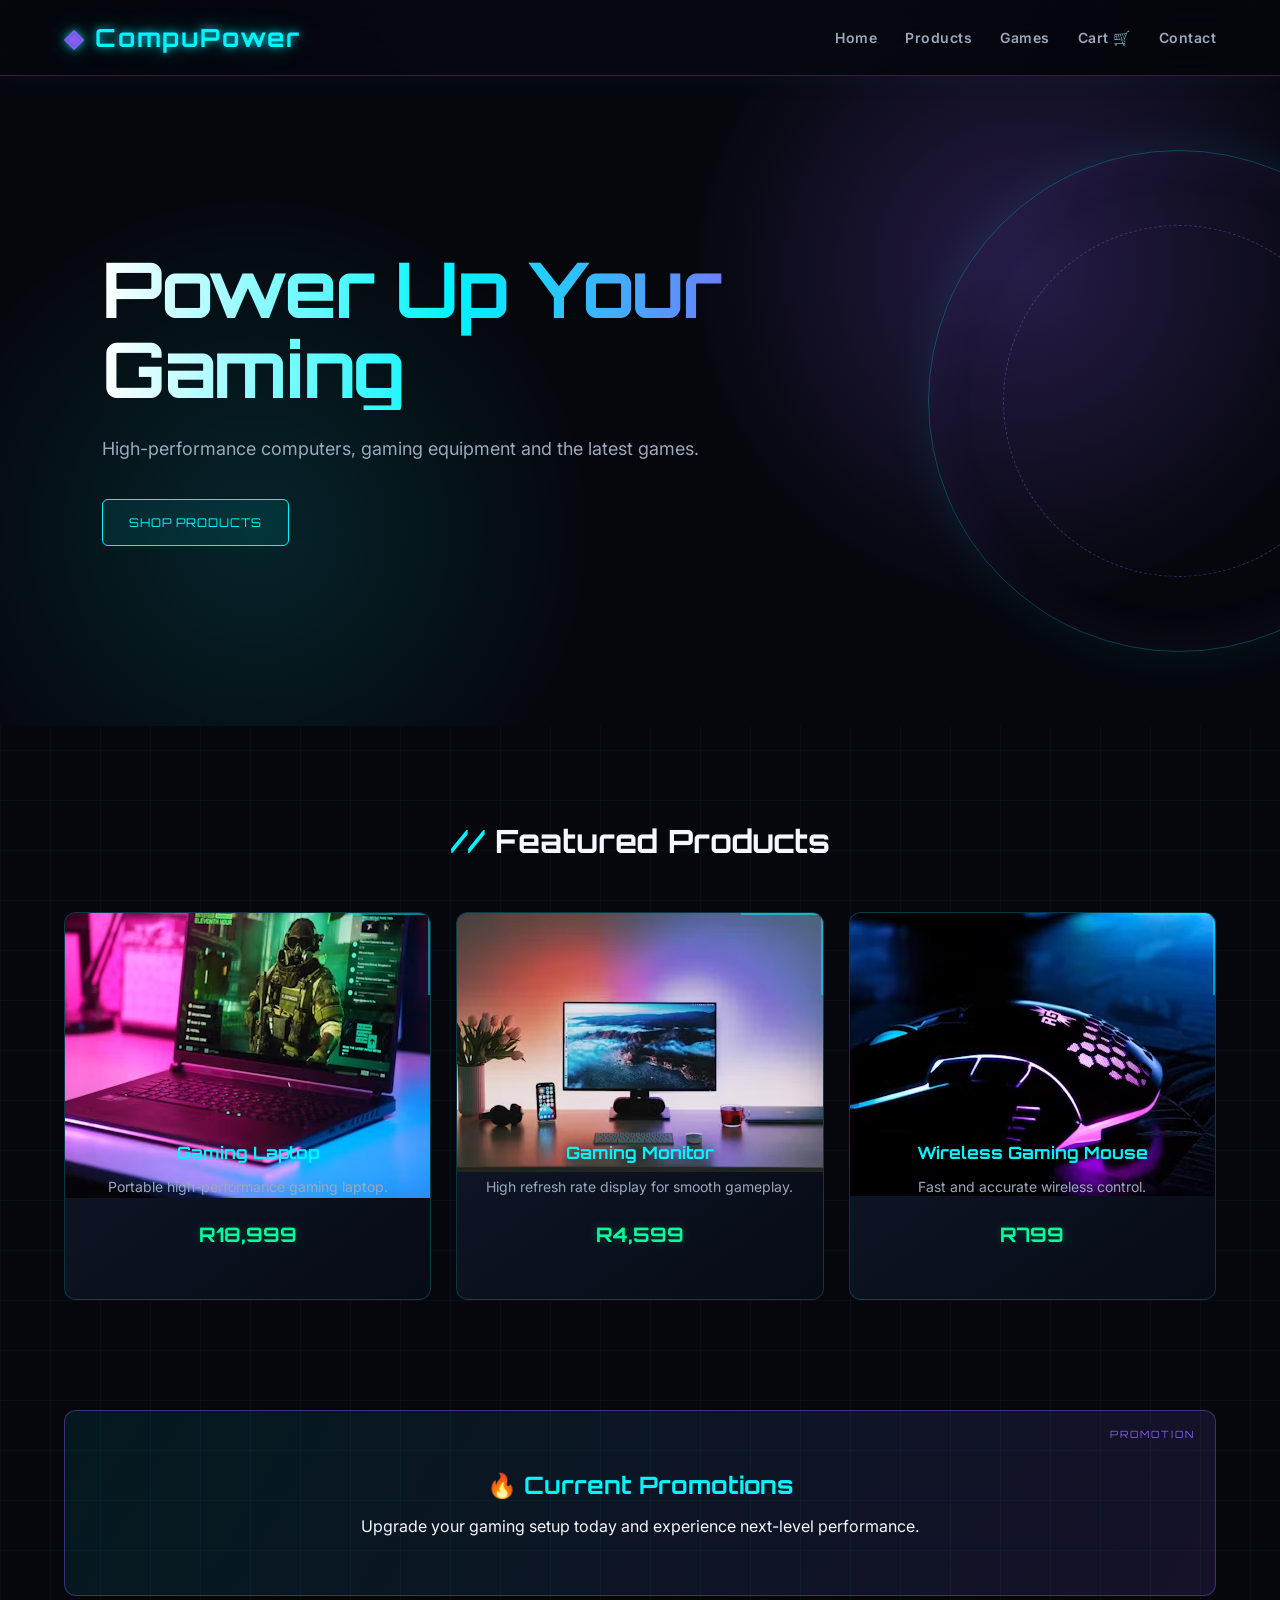
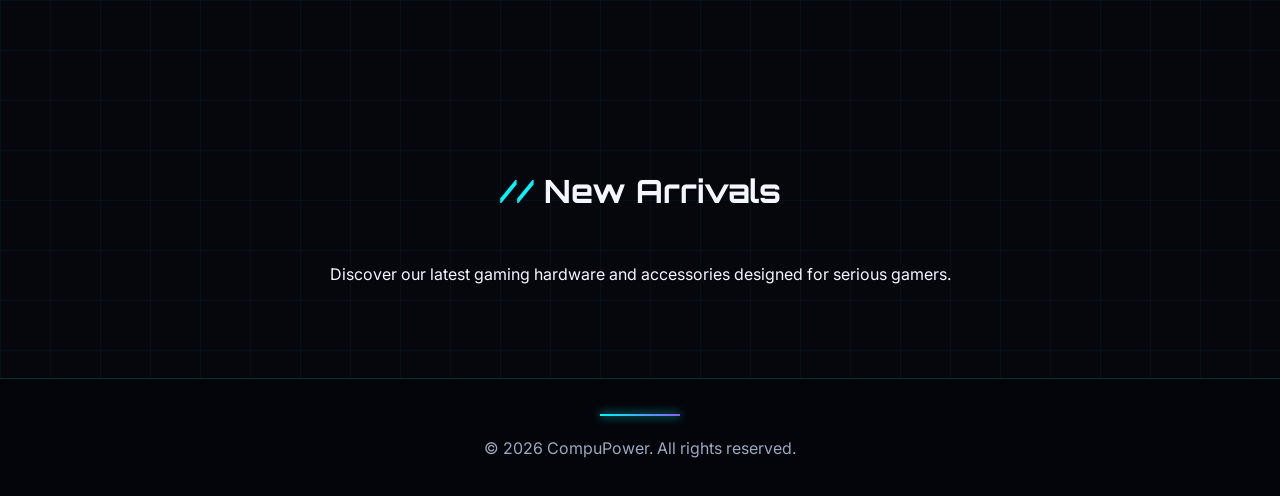
<file: index.html>
<!doctype html>
<html lang="en">
  <head>
    <meta charset="UTF-8" />
    <meta name="viewport" content="width=device-width, initial-scale=1.0" />
    <title>CompuPower | Home</title>
    <link rel="stylesheet" href="style.css" />
  </head>
  <body>
    <header>
      <nav>
        <h1>CompuPower</h1>

        <ul>
          <li><a href="index.html">Home</a></li>
          <li><a href="products.html">Products</a></li>
          <li><a href="games.html">Games</a></li>
          <li><a href="cart.html">Cart 🛒</a></li>
          <li><a href="contact.html">Contact</a></li>
        </ul>
      </nav>
    </header>

    <section class="hero">
      <div>
        <h2>Power Up Your Gaming</h2>
        <p>
          High-performance computers, gaming equipment and the latest games.
        </p>
        <a href="products.html" class="btn">Shop Products</a>
      </div>
    </section>

    <section class="section">
      <h2>Featured Products</h2>

      <div class="cards">
        <div class="card">
          <div class="product-icon">
            <img src="laptop2.jpg" alt="gaming laptop">
          </div>
          <h3>Gaming Laptop</h3>
          <p>Portable high-performance gaming laptop.</p>
          <strong>R18,999</strong>
        </div>

        <div class="card">
          <div class="product-icon">
            <img src="gamingmonitor2.jpg" alt="gaming monitor">
          </div>
          <h3>Gaming Monitor</h3>
          <p>High refresh rate display for smooth gameplay.</p>
          <strong>R4,599</strong>
        </div>

        <div class="card">
          <div class="product-icon">
            <img src="mouse1.jpg" alt="gaming mouse">
          </div>
          <h3>Wireless Gaming Mouse</h3>
          <p>Fast and accurate wireless control.</p>
          <strong>R799</strong>
        </div>
      </div>
    </section>

    <section class="promotion">
      <h2>🔥 Current Promotions</h2>
      <p>
        Upgrade your gaming setup today and experience next-level performance.
      </p>
    </section>

    <section class="section">
      <h2>New Arrivals</h2>
      <p>
        Discover our latest gaming hardware and accessories designed for serious
        gamers.
      </p>
    </section>

    <footer>
      <p>&copy; 2026 CompuPower. All rights reserved.</p>
    </footer>

    <script src="script.js"></script>
  </body>
</html>
</file>
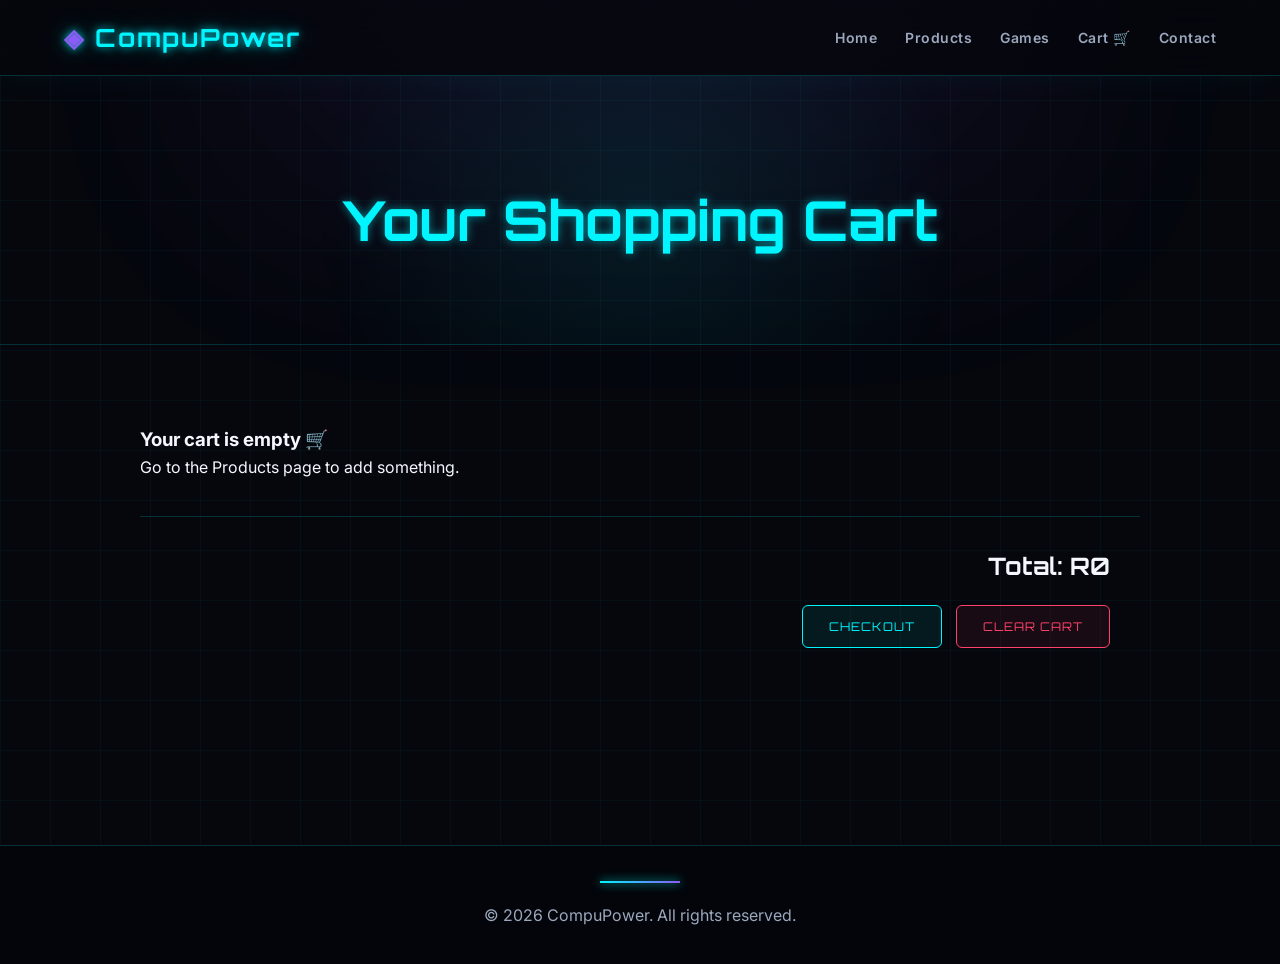
<file: cart.html>
<!doctype html>
<html lang="en">
  <head>
    <meta charset="UTF-8" />
    <meta name="viewport" content="width=device-width, initial-scale=1.0" />
    <title>CompuPower | Shopping Cart</title>
    <link rel="stylesheet" href="style.css" />
  </head>
  <body>
    <header>
      <nav>
        <h1>CompuPower</h1>

        <ul>
          <li><a href="index.html">Home</a></li>
          <li><a href="products.html">Products</a></li>
          <li><a href="games.html">Games</a></li>
          <li><a href="cart.html">Cart 🛒</a></li>
          <li><a href="contact.html">Contact</a></li>
        </ul>
      </nav>
    </header>

    <section class="page-header">
      <h2>Your Shopping Cart</h2>
    </section>

    <section class="cart-section">
      <div id="cart-items"></div>

      <div class="cart-total">
        <h2>Total: R<span id="cart-total">0</span></h2>

        <button onclick="checkout()">Checkout</button>
        <button class="clear-btn" onclick="clearCart()">Clear Cart</button>
      </div>
    </section>

    <footer>
      <p>&copy; 2026 CompuPower. All rights reserved.</p>
    </footer>

    <script src="script.js"></script>
  </body>
</html>
</file>
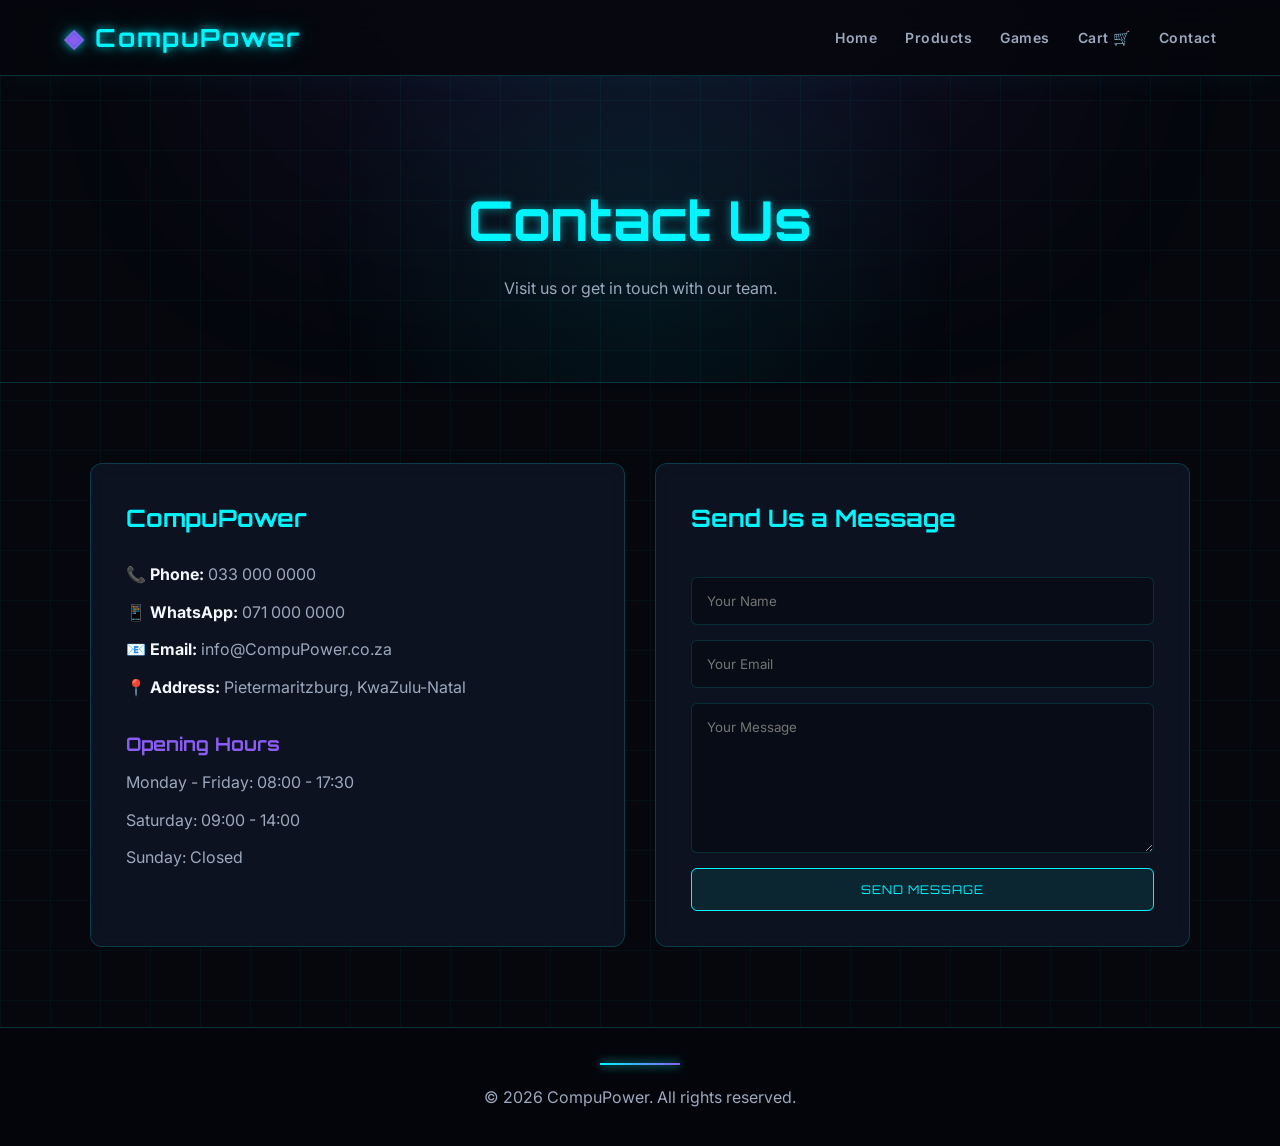
<file: contact.html>
<!doctype html>
<html lang="en">
  <head>
    <meta charset="UTF-8" />
    <meta name="viewport" content="width=device-width, initial-scale=1.0" />
    <title>CompuPower | Contact</title>
    <link rel="stylesheet" href="style.css" />
  </head>
  <body>
    <header>
      <nav>
        <h1>CompuPower</h1>

        <ul>
          <li><a href="index.html">Home</a></li>
          <li><a href="products.html">Products</a></li>
          <li><a href="games.html">Games</a></li>
          <li><a href="cart.html">Cart 🛒</a></li>
          <li><a href="contact.html">Contact</a></li>
        </ul>
      </nav>
    </header>

    <section class="page-header">
      <h2>Contact Us</h2>
      <p>Visit us or get in touch with our team.</p>
    </section>

    <section class="contact-section">
      <div class="contact-info">
        <h2>CompuPower</h2>

        <p><strong>📞 Phone:</strong> 033 000 0000</p>

        <p><strong>📱 WhatsApp:</strong> 071 000 0000</p>

        <p><strong>📧 Email:</strong> info@CompuPower.co.za</p>

        <p><strong>📍 Address:</strong> Pietermaritzburg, KwaZulu-Natal</p>

        <h3>Opening Hours</h3>

        <p>Monday - Friday: 08:00 - 17:30</p>
        <p>Saturday: 09:00 - 14:00</p>
        <p>Sunday: Closed</p>
      </div>

      <form class="contact-form" onsubmit="sendMessage(event)">
        <h2>Send Us a Message</h2>

        <input type="text" placeholder="Your Name" required />

        <input type="email" placeholder="Your Email" required />

        <textarea placeholder="Your Message" required></textarea>

        <button type="submit">Send Message</button>
      </form>
    </section>

    <footer>
      <p>&copy; 2026 CompuPower. All rights reserved.</p>
    </footer>

    <script src="script.js"></script>
  </body>
</html>
</file>
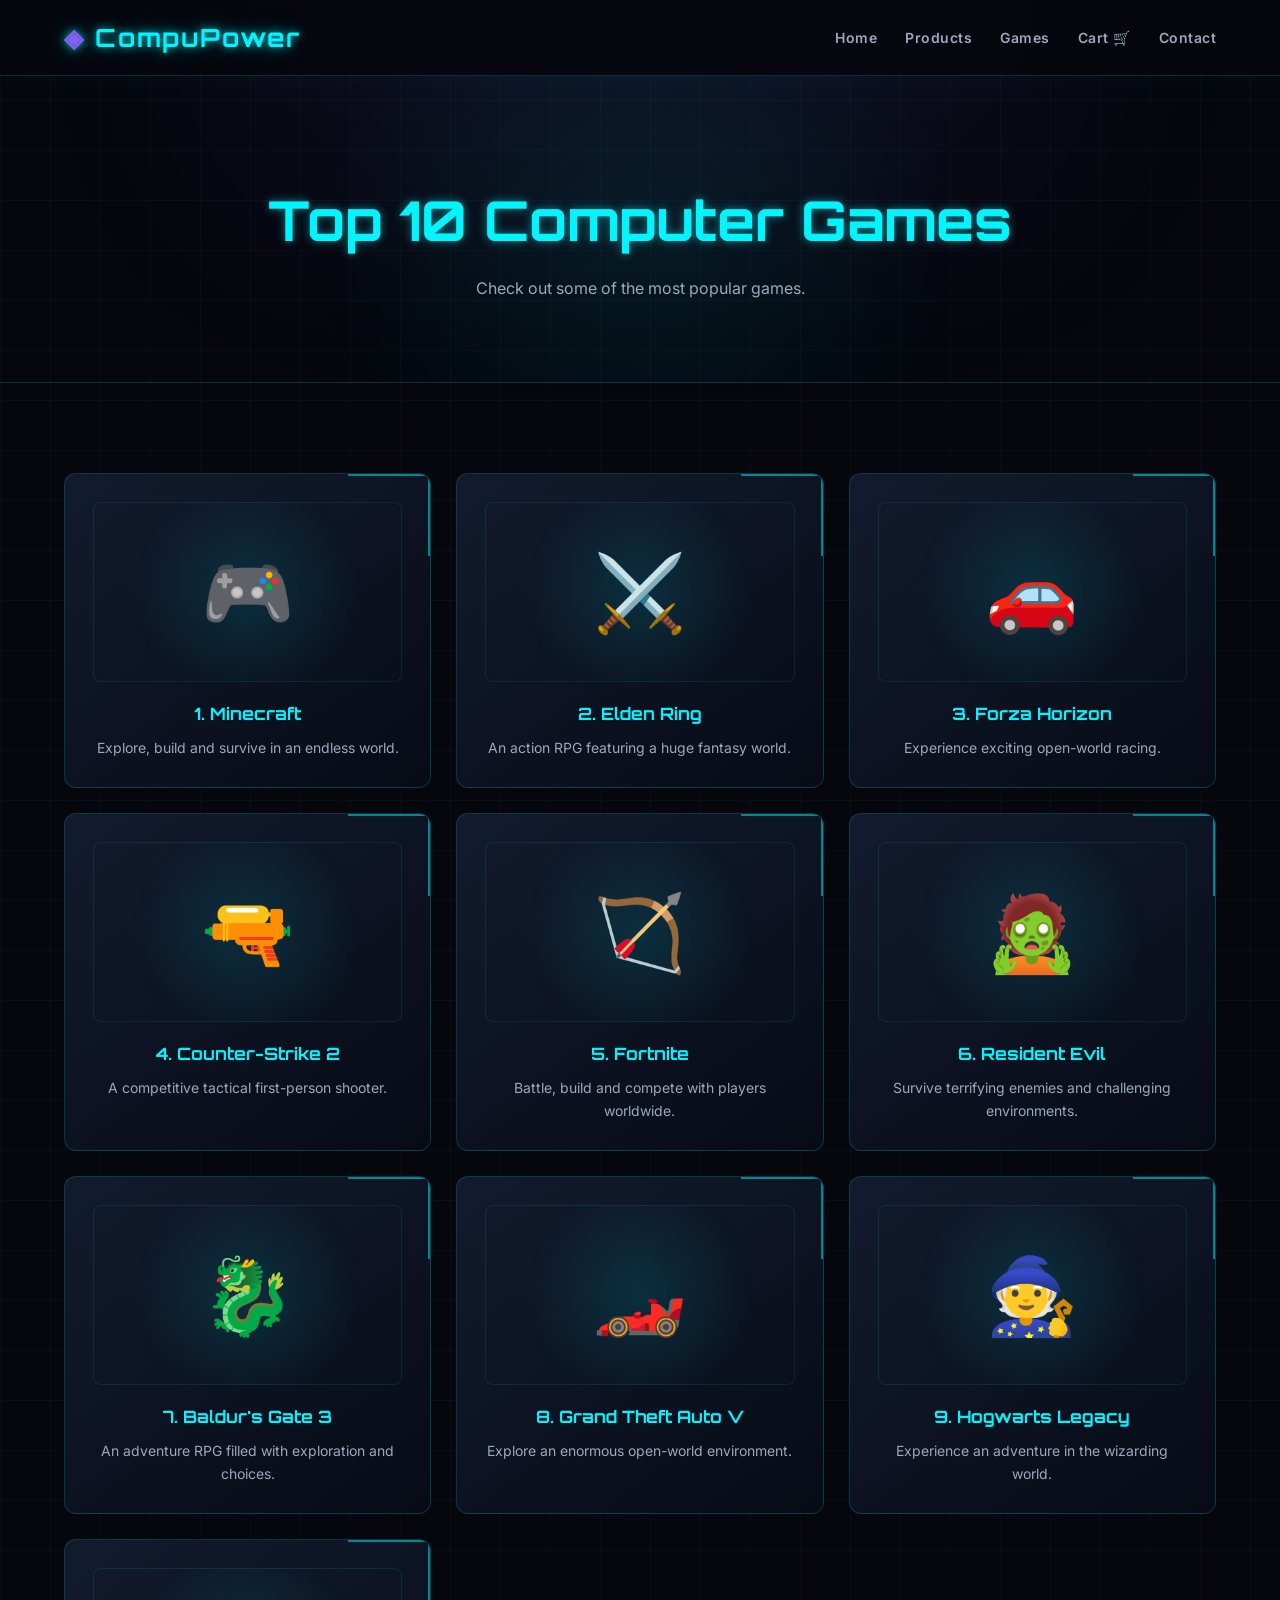
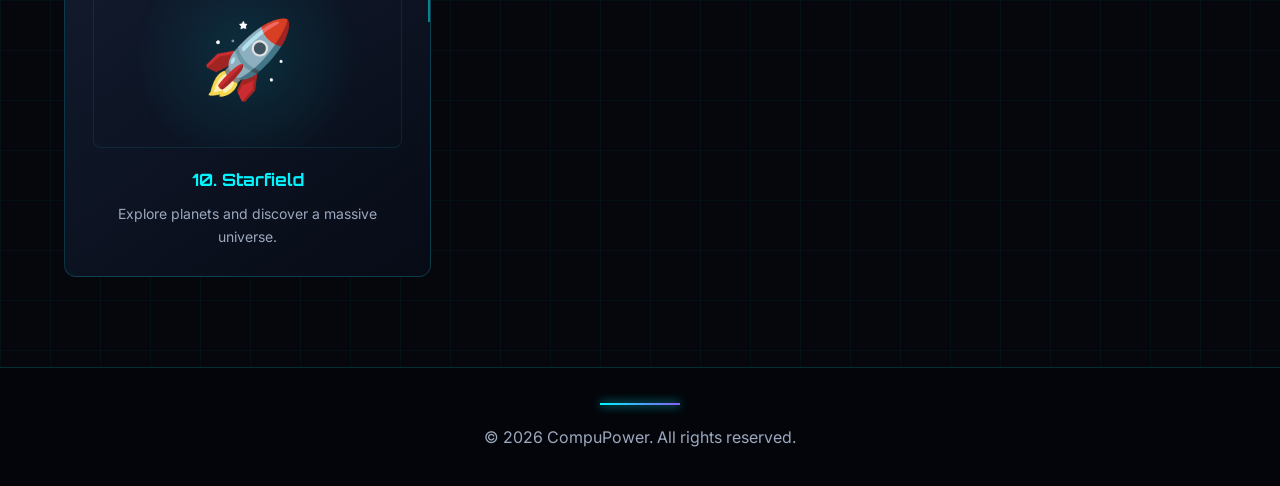
<file: games.html>
<!doctype html>
<html lang="en">
  <head>
    <meta charset="UTF-8" />
    <meta name="viewport" content="width=device-width, initial-scale=1.0" />
    <title>CompuPower | Games</title>
    <link rel="stylesheet" href="style.css" />
  </head>
  <body>
    <header>
      <nav>
        <h1>CompuPower</h1>

        <ul>
          <li><a href="index.html">Home</a></li>
          <li><a href="products.html">Products</a></li>
          <li><a href="games.html">Games</a></li>
          <li><a href="cart.html">Cart 🛒</a></li>
          <li><a href="contact.html">Contact</a></li>
        </ul>
      </nav>
    </header>

    <section class="page-header">
      <h2>Top 10 Computer Games</h2>
      <p>Check out some of the most popular games.</p>
    </section>

    <section class="section">
      <div class="cards">
        <div class="card game-card">
          <div class="game-icon">🎮</div>
          <h3>1. Minecraft</h3>
          <p>Explore, build and survive in an endless world.</p>
        </div>

        <div class="card game-card">
          <div class="game-icon">⚔️</div>
          <h3>2. Elden Ring</h3>
          <p>An action RPG featuring a huge fantasy world.</p>
        </div>

        <div class="card game-card">
          <div class="game-icon">🚗</div>
          <h3>3. Forza Horizon</h3>
          <p>Experience exciting open-world racing.</p>
        </div>

        <div class="card game-card">
          <div class="game-icon">🔫</div>
          <h3>4. Counter-Strike 2</h3>
          <p>A competitive tactical first-person shooter.</p>
        </div>

        <div class="card game-card">
          <div class="game-icon">🏹</div>
          <h3>5. Fortnite</h3>
          <p>Battle, build and compete with players worldwide.</p>
        </div>

        <div class="card game-card">
          <div class="game-icon">🧟</div>
          <h3>6. Resident Evil</h3>
          <p>Survive terrifying enemies and challenging environments.</p>
        </div>

        <div class="card game-card">
          <div class="game-icon">🐉</div>
          <h3>7. Baldur's Gate 3</h3>
          <p>An adventure RPG filled with exploration and choices.</p>
        </div>

        <div class="card game-card">
          <div class="game-icon">🏎️</div>
          <h3>8. Grand Theft Auto V</h3>
          <p>Explore an enormous open-world environment.</p>
        </div>

        <div class="card game-card">
          <div class="game-icon">🧙</div>
          <h3>9. Hogwarts Legacy</h3>
          <p>Experience an adventure in the wizarding world.</p>
        </div>

        <div class="card game-card">
          <div class="game-icon">🚀</div>
          <h3>10. Starfield</h3>
          <p>Explore planets and discover a massive universe.</p>
        </div>
      </div>
    </section>

    <footer>
      <p>&copy; 2026 CompuPower. All rights reserved.</p>
    </footer>

    <script src="script.js"></script>
  </body>
</html>
</file>
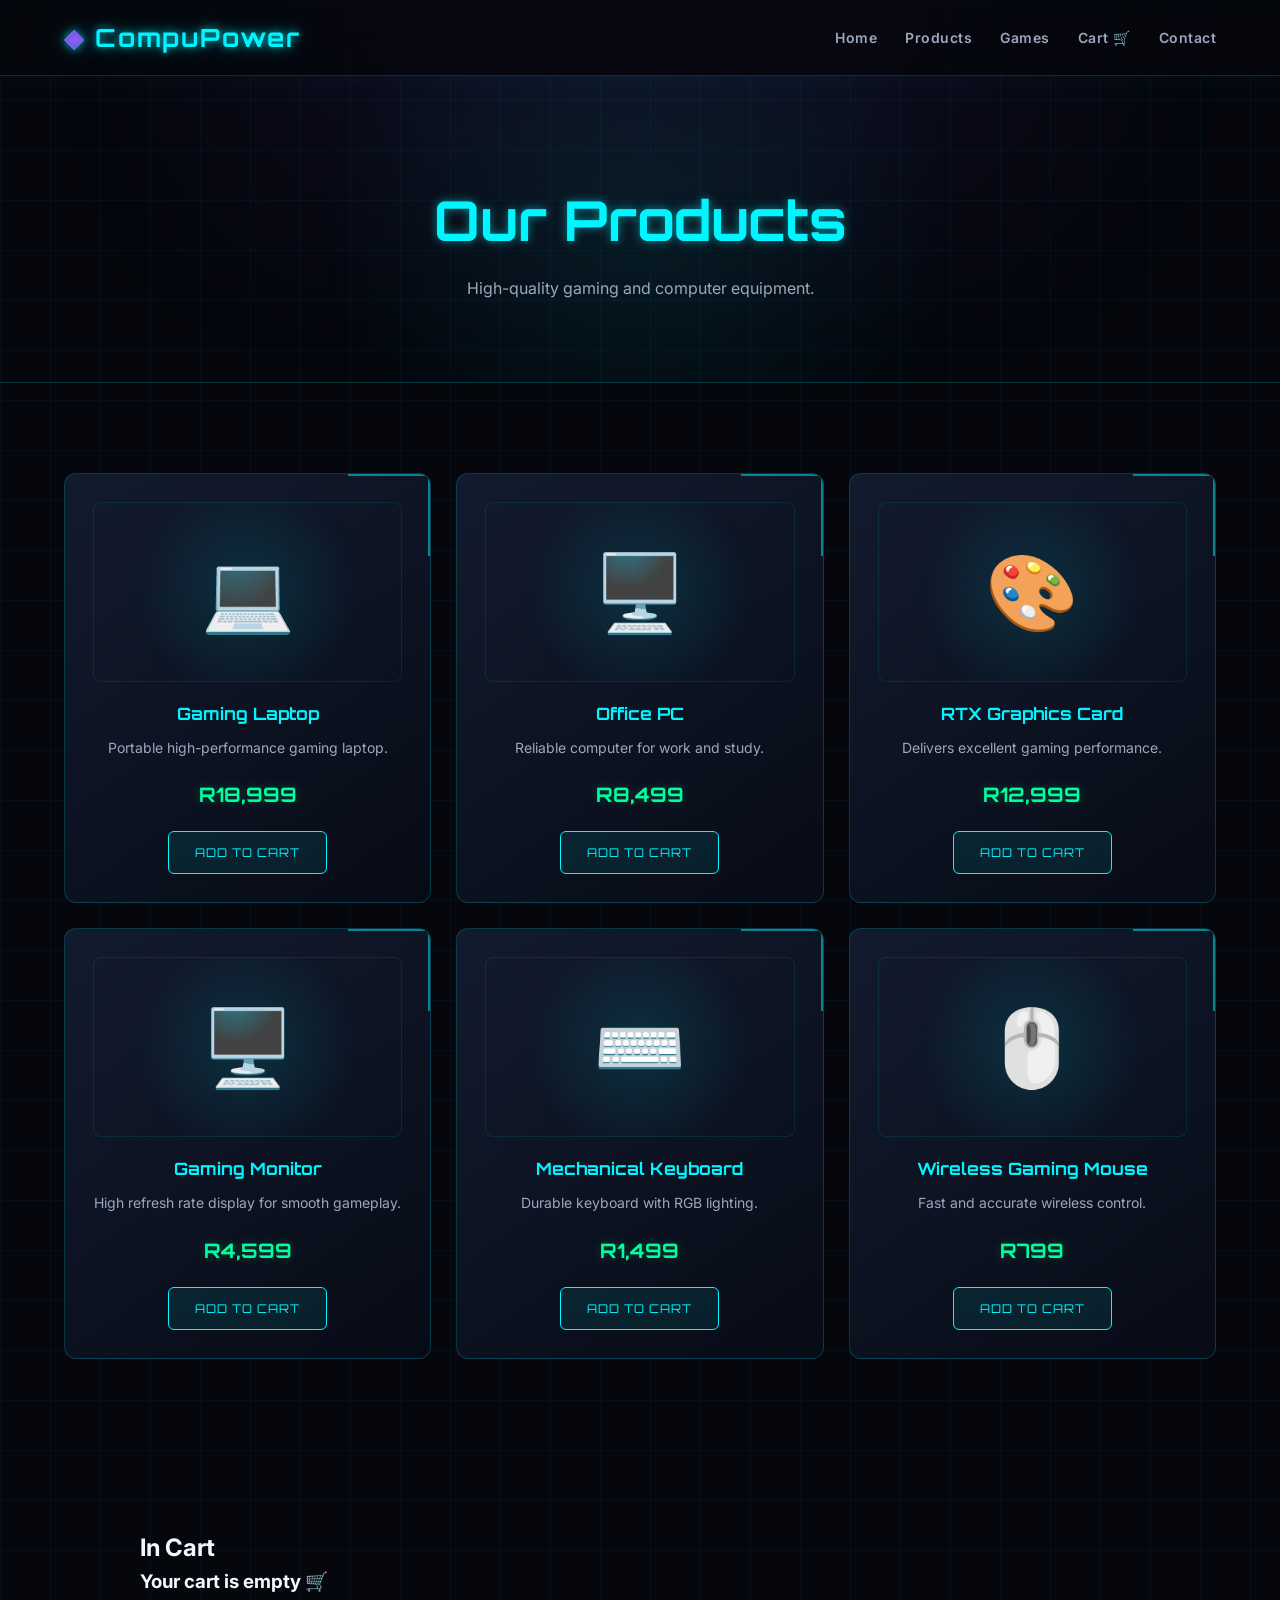
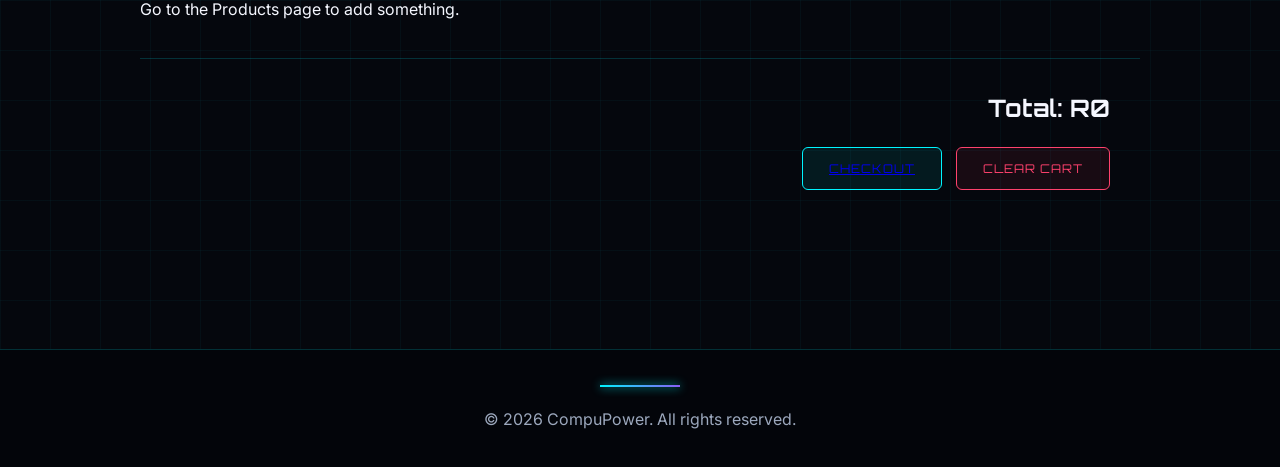
<file: products.html>
<!doctype html>
<html lang="en">
  <head>
    <meta charset="UTF-8" />
    <meta name="viewport" content="width=device-width, initial-scale=1.0" />
    <title>CompuPower | Products</title>
    <link rel="stylesheet" href="style.css" />
  </head>
  <body>
    <header>
      <nav>
        <h1>CompuPower</h1>

        <ul>
          <li><a href="index.html">Home</a></li>
          <li><a href="products.html">Products</a></li>
          <li><a href="games.html">Games</a></li>
          <li><a href="cart.html">Cart 🛒</a></li>
          <li><a href="contact.html">Contact</a></li>
        </ul>
      </nav>
    </header>

    <section class="page-header">
      <h2>Our Products</h2>
      <p>High-quality gaming and computer equipment.</p>
    </section>

    <section class="section">
      <div class="cards">
        <div class="card">
          <div class="product-icon">💻</div>
          <h3>Gaming Laptop</h3>
          <p>Portable high-performance gaming laptop.</p>
          <strong>R18,999</strong>
          <button onclick="addToCart('Gaming Laptop', 18999)">
            Add to Cart
          </button>
        </div>

        <div class="card">
          <div class="product-icon">🖥️</div>
          <h3>Office PC</h3>
          <p>Reliable computer for work and study.</p>
          <strong>R8,499</strong>
          <button onclick="addToCart('Office PC', 8499)">Add to Cart</button>
        </div>

        <div class="card">
          <div class="product-icon">🎨</div>
          <h3>RTX Graphics Card</h3>
          <p>Delivers excellent gaming performance.</p>
          <strong>R12,999</strong>
          <button onclick="addToCart('RTX Graphics Card', 12999)">
            Add to Cart
          </button>
        </div>

        <div class="card">
          <div class="product-icon">🖥️</div>
          <h3>Gaming Monitor</h3>
          <p>High refresh rate display for smooth gameplay.</p>
          <strong>R4,599</strong>
          <button onclick="addToCart('Gaming Monitor', 4599)">
            Add to Cart
          </button>
        </div>

        <div class="card">
          <div class="product-icon">⌨️</div>
          <h3>Mechanical Keyboard</h3>
          <p>Durable keyboard with RGB lighting.</p>
          <strong>R1,499</strong>
          <button onclick="addToCart('Mechanical Keyboard', 1499)">
            Add to Cart
          </button>
        </div>

        <div class="card">
          <div class="product-icon">🖱️</div>
          <h3>Wireless Gaming Mouse</h3>
          <p>Fast and accurate wireless control.</p>
          <strong>R799</strong>
          <button onclick="addToCart('Wireless Gaming Mouse', 799)">
            Add to Cart
          </button>
        </div>
      </div>
    </section>

    <section class="cart-section">
      <h2>In Cart</h2>
      <div id="cart-items"></div>

      <div class="cart-total">
        <h2>Total: R<span id="cart-total">0</span></h2>

        <button ><a href="cart.html">Checkout</a></button>
        <button class="clear-btn" onclick="clearCart()">Clear Cart</button>
      </div>
    </section>

    <footer>
      <p>&copy; 2026 CompuPower. All rights reserved.</p>
    </footer>

    <script src="script.js"></script>
  </body>
</html>
</file>
<file: style.css>
/* =========================================================
   GAMETECH - FUTURISTIC GAMING / TECHNOLOGY CSS
   ========================================================= */

@import url('https://fonts.googleapis.com/css2?family=Orbitron:wght@400;500;600;700;800&family=Inter:wght@400;500;600;700&display=swap');

:root {
    --bg: #05070d;
    --bg-secondary: #0a0f1c;
    --card: rgba(15, 22, 38, 0.78);
    --cyan: #00f5ff;
    --purple: #8b5cf6;
    --pink: #ff2bd6;
    --green: #00ff9d;
    --white: #f5f7ff;
    --muted: #9ca8bd;
    --border: rgba(0, 245, 255, 0.18);
}

/* =========================================================
   RESET
   ========================================================= */

* {
    margin: 0;
    padding: 0;
    box-sizing: border-box;
}

html {
    scroll-behavior: smooth;
}

body {
    font-family: 'Inter', sans-serif;
    background: var(--bg);
    color: var(--white);
    line-height: 1.6;
    overflow-x: hidden;

    /* Tech grid background */
    background-image:
        linear-gradient(rgba(0, 245, 255, 0.035) 1px, transparent 1px),
        linear-gradient(90deg, rgba(0, 245, 255, 0.035) 1px, transparent 1px);
    background-size: 50px 50px;
}

/* Futuristic glow at top of page */

body::before {
    content: "";
    position: fixed;
    top: -300px;
    left: 50%;
    transform: translateX(-50%);
    width: 800px;
    height: 500px;
    background: var(--purple);
    opacity: 0.08;
    filter: blur(120px);
    pointer-events: none;
    z-index: -1;
}

/* =========================================================
   SCROLLBAR
   ========================================================= */

::-webkit-scrollbar {
    width: 8px;
}

::-webkit-scrollbar-track {
    background: #05070d;
}

::-webkit-scrollbar-thumb {
    background: linear-gradient(
        var(--cyan),
        var(--purple)
    );
    border-radius: 10px;
}

/* =========================================================
   HEADER / NAVIGATION
   ========================================================= */

header {
    position: sticky;
    top: 0;
    z-index: 1000;

    background: rgba(5, 7, 13, 0.82);
    backdrop-filter: blur(18px);

    border-bottom: 1px solid var(--border);

    box-shadow:
        0 0 30px rgba(0, 245, 255, 0.05);
}

nav {
    width: min(1200px, 90%);
    margin: auto;

    min-height: 75px;

    display: flex;
    align-items: center;
    justify-content: space-between;
}

/* LOGO */

nav h1 {
    font-family: 'Orbitron', sans-serif;
    font-size: 25px;
    letter-spacing: 2px;

    color: var(--cyan);

    text-shadow:
        0 0 8px rgba(0, 245, 255, 0.8),
        0 0 25px rgba(0, 245, 255, 0.35);
}

/* Logo decoration */

nav h1::before {
    content: "◈ ";
    color: var(--purple);
}

nav ul {
    display: flex;
    align-items: center;
    gap: 28px;
    list-style: none;
}

nav a {
    position: relative;

    color: var(--muted);
    text-decoration: none;

    font-size: 14px;
    font-weight: 600;
    letter-spacing: 0.5px;

    transition: 0.3s ease;
}

nav a::after {
    content: "";

    position: absolute;
    left: 0;
    bottom: -8px;

    width: 0;
    height: 2px;

    background: var(--cyan);

    box-shadow: 0 0 10px var(--cyan);

    transition: 0.3s ease;
}

nav a:hover {
    color: var(--cyan);
}

nav a:hover::after {
    width: 100%;
}

/* =========================================================
   HERO
   ========================================================= */

.hero {
    position: relative;

    min-height: 650px;

    display: flex;
    align-items: center;

    padding: 80px 8%;

    overflow: hidden;

    background:
        radial-gradient(
            circle at 80% 30%,
            rgba(139, 92, 246, 0.25),
            transparent 30%
        ),
        radial-gradient(
            circle at 20% 70%,
            rgba(0, 245, 255, 0.12),
            transparent 30%
        ),
        #05070d;
}

/* Decorative futuristic circle */

.hero::before {
    content: "";

    position: absolute;

    width: 500px;
    height: 500px;

    right: -150px;
    top: 50%;

    transform: translateY(-50%);

    border: 1px solid rgba(0, 245, 255, 0.25);

    border-radius: 50%;

    box-shadow:
        0 0 50px rgba(0, 245, 255, 0.08),
        inset 0 0 50px rgba(139, 92, 246, 0.08);
}

/* Second circle */

.hero::after {
    content: "";

    position: absolute;

    width: 350px;
    height: 350px;

    right: -75px;
    top: 50%;

    transform: translateY(-50%);

    border: 1px dashed rgba(139, 92, 246, 0.4);

    border-radius: 50%;
}

.hero > div {
    max-width: 700px;

    position: relative;
    z-index: 2;

    animation: heroEntry 1s ease forwards;
}

.hero h2 {
    font-family: 'Orbitron', sans-serif;

    font-size: clamp(42px, 6vw, 78px);

    line-height: 1.05;

    margin-bottom: 25px;

    background: linear-gradient(
        90deg,
        #ffffff,
        var(--cyan),
        var(--purple)
    );

    -webkit-background-clip: text;
    -webkit-text-fill-color: transparent;

    letter-spacing: -2px;
}

.hero p {
    max-width: 600px;

    color: var(--muted);

    font-size: 18px;

    margin-bottom: 35px;
}

/* =========================================================
   BUTTON
   ========================================================= */

.btn,
button {
    position: relative;

    display: inline-block;

    border: 1px solid var(--cyan);

    background: rgba(0, 245, 255, 0.08);

    color: var(--cyan);

    padding: 13px 26px;

    border-radius: 6px;

    font-family: 'Orbitron', sans-serif;

    font-size: 12px;

    letter-spacing: 1px;

    text-transform: uppercase;

    text-decoration: none;

    cursor: pointer;

    overflow: hidden;

    transition: 0.3s ease;
}

.btn::before,
button::before {
    content: "";

    position: absolute;

    top: 0;
    left: -100%;

    width: 100%;
    height: 100%;

    background: linear-gradient(
        90deg,
        transparent,
        rgba(255,255,255,0.2),
        transparent
    );

    transition: 0.5s;
}

.btn:hover::before,
button:hover::before {
    left: 100%;
}

.btn:hover,
button:hover {
    color: #000;

    background: var(--cyan);

    box-shadow:
        0 0 10px var(--cyan),
        0 0 30px rgba(0, 245, 255, 0.4);

    transform: translateY(-3px);
}

/* =========================================================
   PAGE HEADER
   ========================================================= */

.page-header {
    position: relative;

    text-align: center;

    padding: 100px 20px 80px;

    background:
        radial-gradient(
            circle at center,
            rgba(0, 245, 255, 0.08),
            transparent 50%
        );

    border-bottom: 1px solid var(--border);
}

.page-header h2 {
    font-family: 'Orbitron', sans-serif;

    font-size: clamp(35px, 5vw, 55px);

    color: var(--cyan);

    text-shadow:
        0 0 10px rgba(0, 245, 255, 0.5);
}

.page-header p {
    color: var(--muted);
    margin-top: 12px;
}

/* =========================================================
   SECTION
   ========================================================= */

.section {
    width: min(1200px, 90%);

    margin: auto;

    padding: 90px 0;

    text-align: center;
}

.section > h2 {
    font-family: 'Orbitron', sans-serif;

    font-size: 32px;

    margin-bottom: 45px;

    color: var(--white);
}

.section > h2::before {
    content: "// ";
    color: var(--cyan);
}

/* =========================================================
   PRODUCT / GAME CARDS
   ========================================================= */

.cards {
    display: grid;

    grid-template-columns: repeat(3, 1fr);

    gap: 25px;
}

.card {
    position: relative;

    padding: 28px;

    background:
        linear-gradient(
            145deg,
            rgba(20, 30, 50, 0.9),
            rgba(8, 12, 23, 0.9)
        );

    border: 1px solid var(--border);

    border-radius: 12px;

    overflow: hidden;

    backdrop-filter: blur(10px);

    transition:
        transform 0.35s ease,
        border-color 0.35s ease,
        box-shadow 0.35s ease;

    animation: cardEntry 0.8s ease both;
}

/* Glowing corner */

.card::before {
    content: "";

    position: absolute;

    top: 0;
    right: 0;

    width: 80px;
    height: 80px;

    border-top: 2px solid var(--cyan);
    border-right: 2px solid var(--cyan);

    opacity: 0.5;
}

/* Bottom glow */

.card::after {
    content: "";

    position: absolute;

    bottom: -80px;
    left: 50%;

    transform: translateX(-50%);

    width: 180px;
    height: 100px;

    background: var(--cyan);

    opacity: 0;

    filter: blur(60px);

    transition: 0.4s;
}

.card:hover {
    transform: translateY(-10px);

    border-color: rgba(0, 245, 255, 0.7);

    box-shadow:
        0 15px 40px rgba(0, 0, 0, 0.4),
        0 0 25px rgba(0, 245, 255, 0.08);
}

.card:hover::after {
    opacity: 0.3;
}

.card h3 {
    font-family: 'Orbitron', sans-serif;

    color: var(--cyan);

    font-size: 17px;

    margin: 18px 0 10px;
}

.card p {
    color: var(--muted);

    font-size: 14px;
}

.card strong {
    display: block;

    margin: 20px 0;

    font-family: 'Orbitron', sans-serif;

    color: var(--green);

    font-size: 20px;

    text-shadow:
        0 0 10px rgba(0, 255, 157, 0.25);
}

/* =========================================================
   PRODUCT / GAME ICONS
   ========================================================= */

.product-icon,
.game-icon {
    height: 180px;

    display: flex;
    align-items: center;
    justify-content: center;

    font-size: 75px;

    background:
        radial-gradient(
            circle,
            rgba(0, 245, 255, 0.12),
            transparent 65%
        );

    border: 1px solid rgba(0, 245, 255, 0.1);

    border-radius: 8px;

    transition: 0.4s ease;
}

.card:hover .product-icon,
.card:hover .game-icon {
    transform: scale(1.03);

    background:
        radial-gradient(
            circle,
            rgba(139, 92, 246, 0.2),
            transparent 65%
        );
}

/* =========================================================
   PROMOTION
   ========================================================= */

.promotion {
    position: relative;

    width: min(1200px, 90%);

    margin: 20px auto 80px;

    padding: 55px;

    text-align: center;

    border: 1px solid rgba(139, 92, 246, 0.4);

    border-radius: 12px;

    background:
        linear-gradient(
            120deg,
            rgba(0, 245, 255, 0.08),
            rgba(139, 92, 246, 0.12)
        );

    overflow: hidden;
}

.promotion::before {
    content: "PROMOTION";

    position: absolute;

    top: 15px;
    right: 20px;

    font-family: 'Orbitron', sans-serif;

    font-size: 10px;

    letter-spacing: 2px;

    color: var(--purple);
}

.promotion h2 {
    font-family: 'Orbitron', sans-serif;

    color: var(--cyan);

    margin-bottom: 10px;
}

/* =========================================================
   SHOPPING CART
   ========================================================= */

.cart-section {
    width: min(1000px, 90%);

    margin: auto;

    padding: 80px 0;

    min-height: 500px;
}

.cart-item {
    position: relative;

    display: flex;

    justify-content: space-between;

    align-items: center;

    gap: 20px;

    margin-bottom: 15px;

    padding: 22px;

    background: var(--card);

    border: 1px solid var(--border);

    border-radius: 8px;

    transition: 0.3s;
}

.cart-item:hover {
    border-color: var(--cyan);

    transform: translateX(5px);
}

.cart-item h3 {
    color: var(--cyan);

    font-family: 'Orbitron', sans-serif;

    font-size: 16px;
}

.cart-item p {
    color: var(--green);
}

.cart-total {
    margin-top: 35px;

    padding: 30px;

    text-align: right;

    border-top: 1px solid var(--border);
}

.cart-total h2 {
    font-family: 'Orbitron', sans-serif;

    margin-bottom: 20px;
}

.clear-btn {
    border-color: #ff426d;

    color: #ff426d;

    background: rgba(255, 66, 109, 0.08);

    margin-left: 10px;
}

.clear-btn:hover {
    background: #ff426d;

    color: white;

    box-shadow:
        0 0 20px rgba(255, 66, 109, 0.4);
}

/* =========================================================
   CONTACT
   ========================================================= */

.contact-section {
    width: min(1100px, 90%);

    margin: auto;

    padding: 80px 0;

    display: grid;

    grid-template-columns: 1fr 1fr;

    gap: 30px;
}

.contact-info,
.contact-form {
    background: var(--card);

    border: 1px solid var(--border);

    border-radius: 12px;

    padding: 35px;

    backdrop-filter: blur(10px);
}

.contact-info h2,
.contact-form h2 {
    font-family: 'Orbitron', sans-serif;

    color: var(--cyan);

    margin-bottom: 25px;
}

.contact-info p {
    color: var(--muted);

    margin-bottom: 12px;
}

.contact-info strong {
    color: var(--white);
}

.contact-info h3 {
    margin-top: 30px;

    margin-bottom: 10px;

    color: var(--purple);

    font-family: 'Orbitron', sans-serif;
}

.contact-form {
    display: flex;

    flex-direction: column;

    gap: 15px;
}

.contact-form input,
.contact-form textarea {
    width: 100%;

    padding: 15px;

    background: rgba(0, 0, 0, 0.3);

    color: white;

    border: 1px solid rgba(0, 245, 255, 0.15);

    border-radius: 6px;

    outline: none;

    font-family: 'Inter', sans-serif;

    transition: 0.3s;
}

.contact-form input:focus,
.contact-form textarea:focus {
    border-color: var(--cyan);

    box-shadow:
        0 0 15px rgba(0, 245, 255, 0.08);
}

.contact-form textarea {
    min-height: 150px;

    resize: vertical;
}

/* =========================================================
   FOOTER
   ========================================================= */

footer {
    position: relative;

    padding: 35px;

    text-align: center;

    color: var(--muted);

    background: #03050a;

    border-top: 1px solid var(--border);
}

footer::before {
    content: "";

    display: block;

    width: 80px;

    height: 2px;

    margin: 0 auto 20px;

    background: linear-gradient(
        90deg,
        var(--cyan),
        var(--purple)
    );

    box-shadow:
        0 0 10px var(--cyan);
}

/* =========================================================
   ANIMATIONS
   ========================================================= */

@keyframes heroEntry {

    from {
        opacity: 0;
        transform: translateY(30px);
    }

    to {
        opacity: 1;
        transform: translateY(0);
    }

}

@keyframes cardEntry {

    from {
        opacity: 0;
        transform: translateY(20px);
    }

    to {
        opacity: 1;
        transform: translateY(0);
    }

}

/* =========================================================
   RESPONSIVE DESIGN
   ========================================================= */

@media (max-width: 900px) {

    nav {
        flex-direction: column;

        padding: 18px 0;

        gap: 18px;
    }

    nav ul {
        flex-wrap: wrap;

        justify-content: center;

        gap: 18px;
    }

    .cards {
        grid-template-columns: repeat(2, 1fr);
    }

    .contact-section {
        grid-template-columns: 1fr;
    }

    .hero {
        min-height: 550px;
    }

}

@media (max-width: 600px) {

    .cards {
        grid-template-columns: 1fr;
    }

    .hero {
        padding: 70px 6%;
    }

    .hero h2 {
        font-size: 40px;
    }

    .hero p {
        font-size: 16px;
    }

    nav ul {
        gap: 12px;
    }

    nav a {
        font-size: 12px;
    }

    .cart-item {
        flex-direction: column;

        align-items: flex-start;
    }

    .cart-total {
        text-align: left;
    }

    .promotion {
        padding: 35px 20px;
    }

}
</file>
